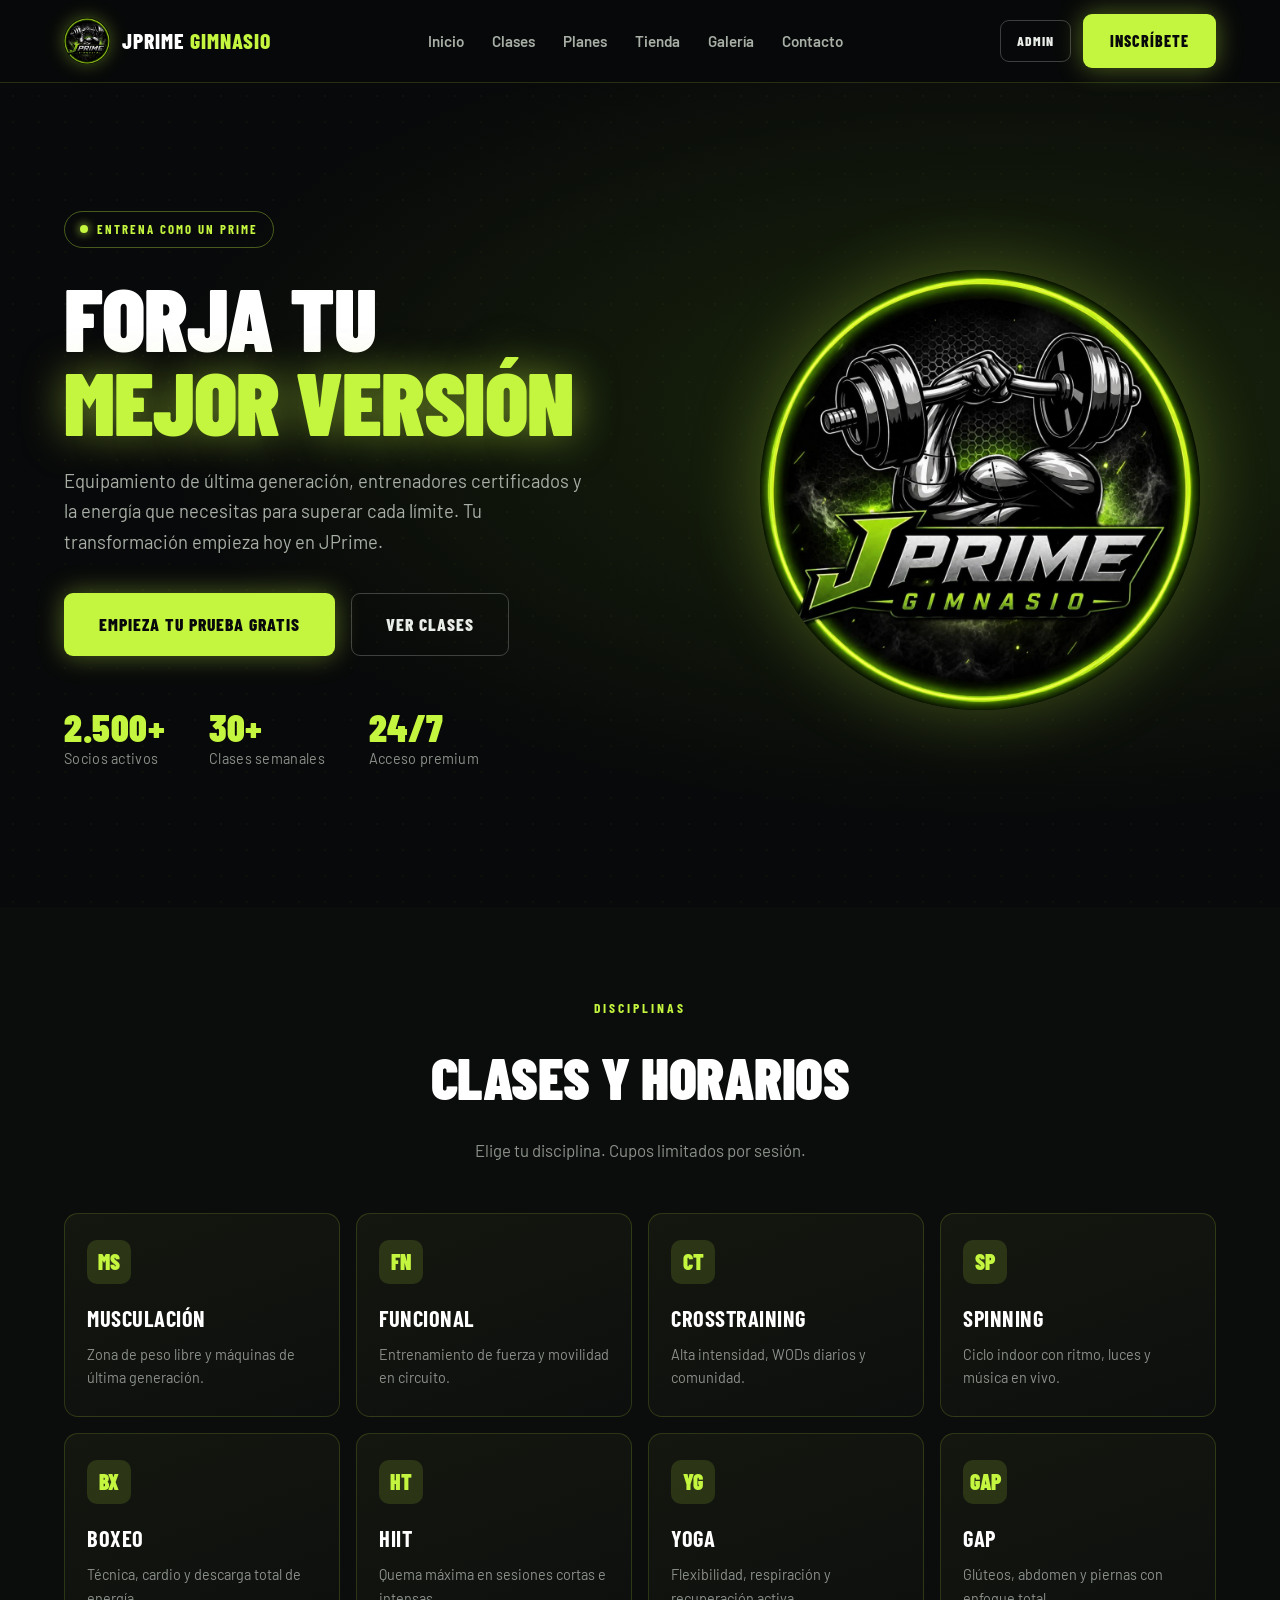
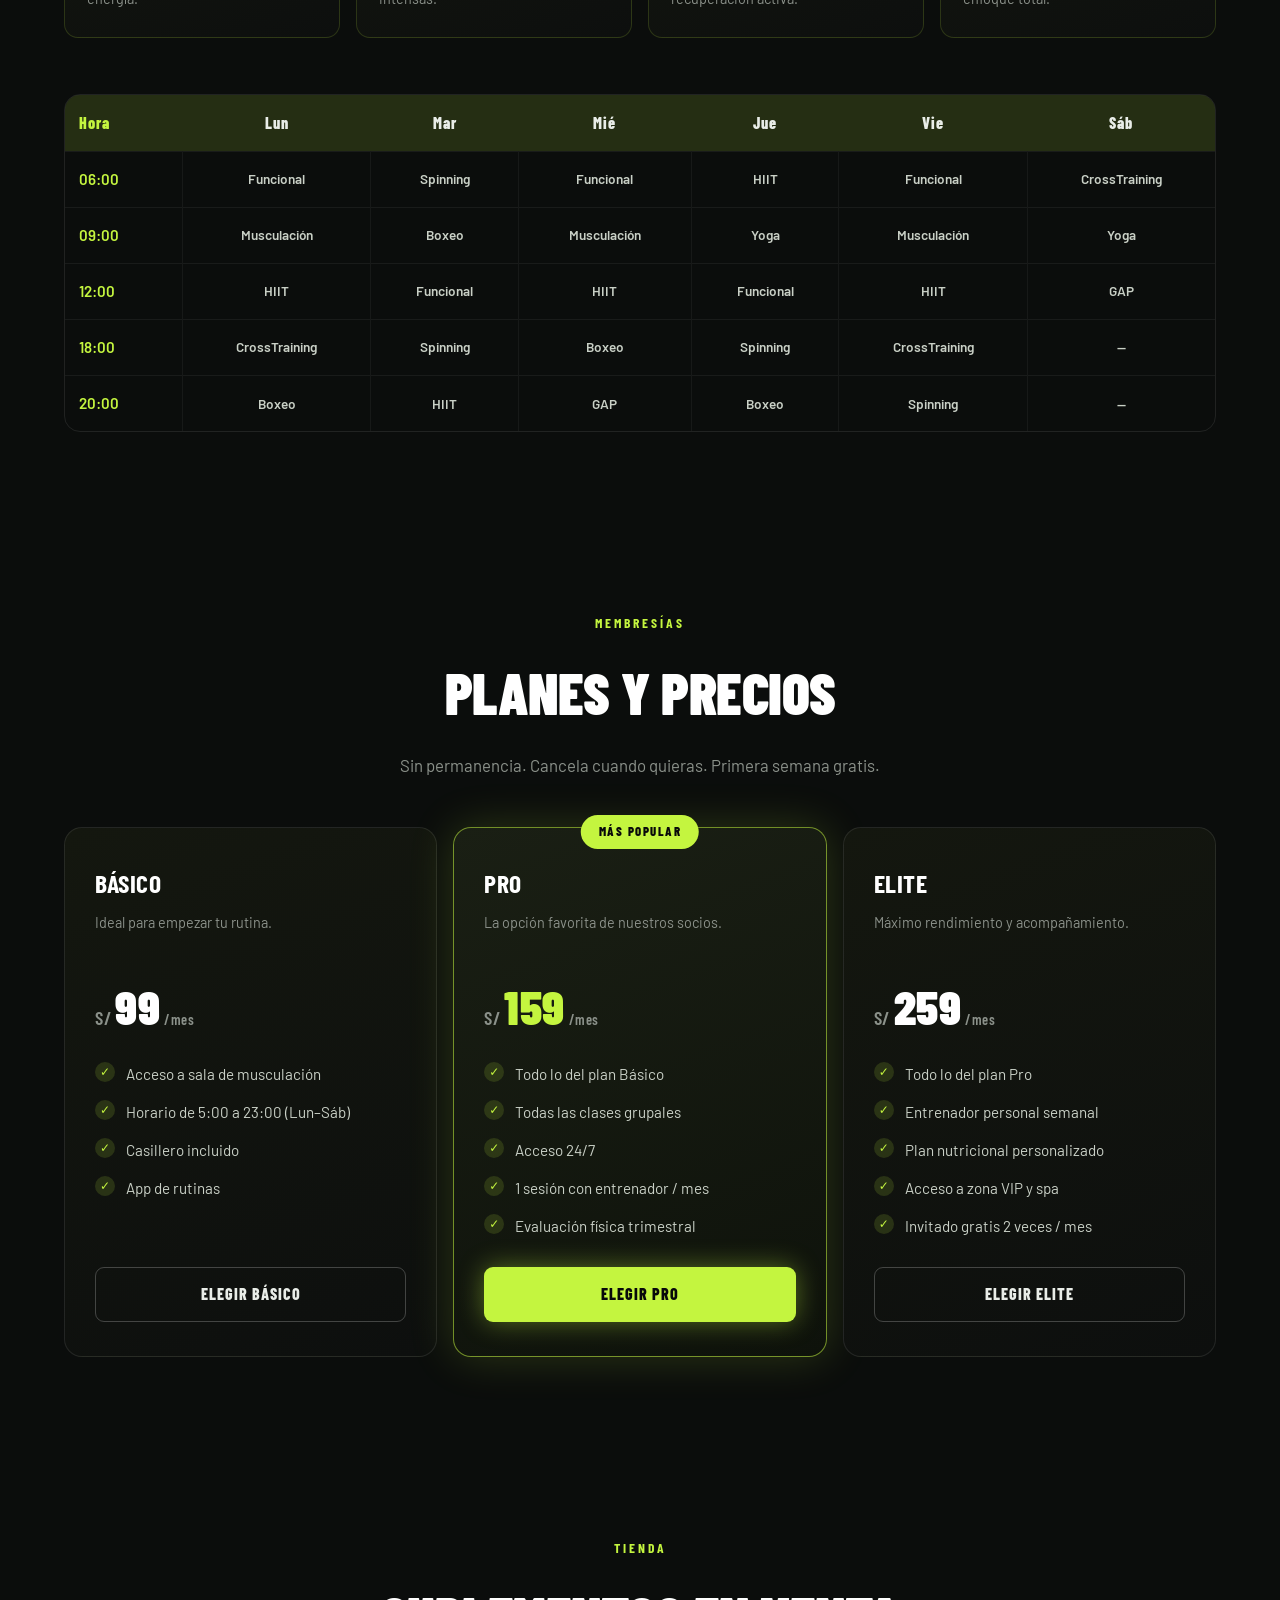
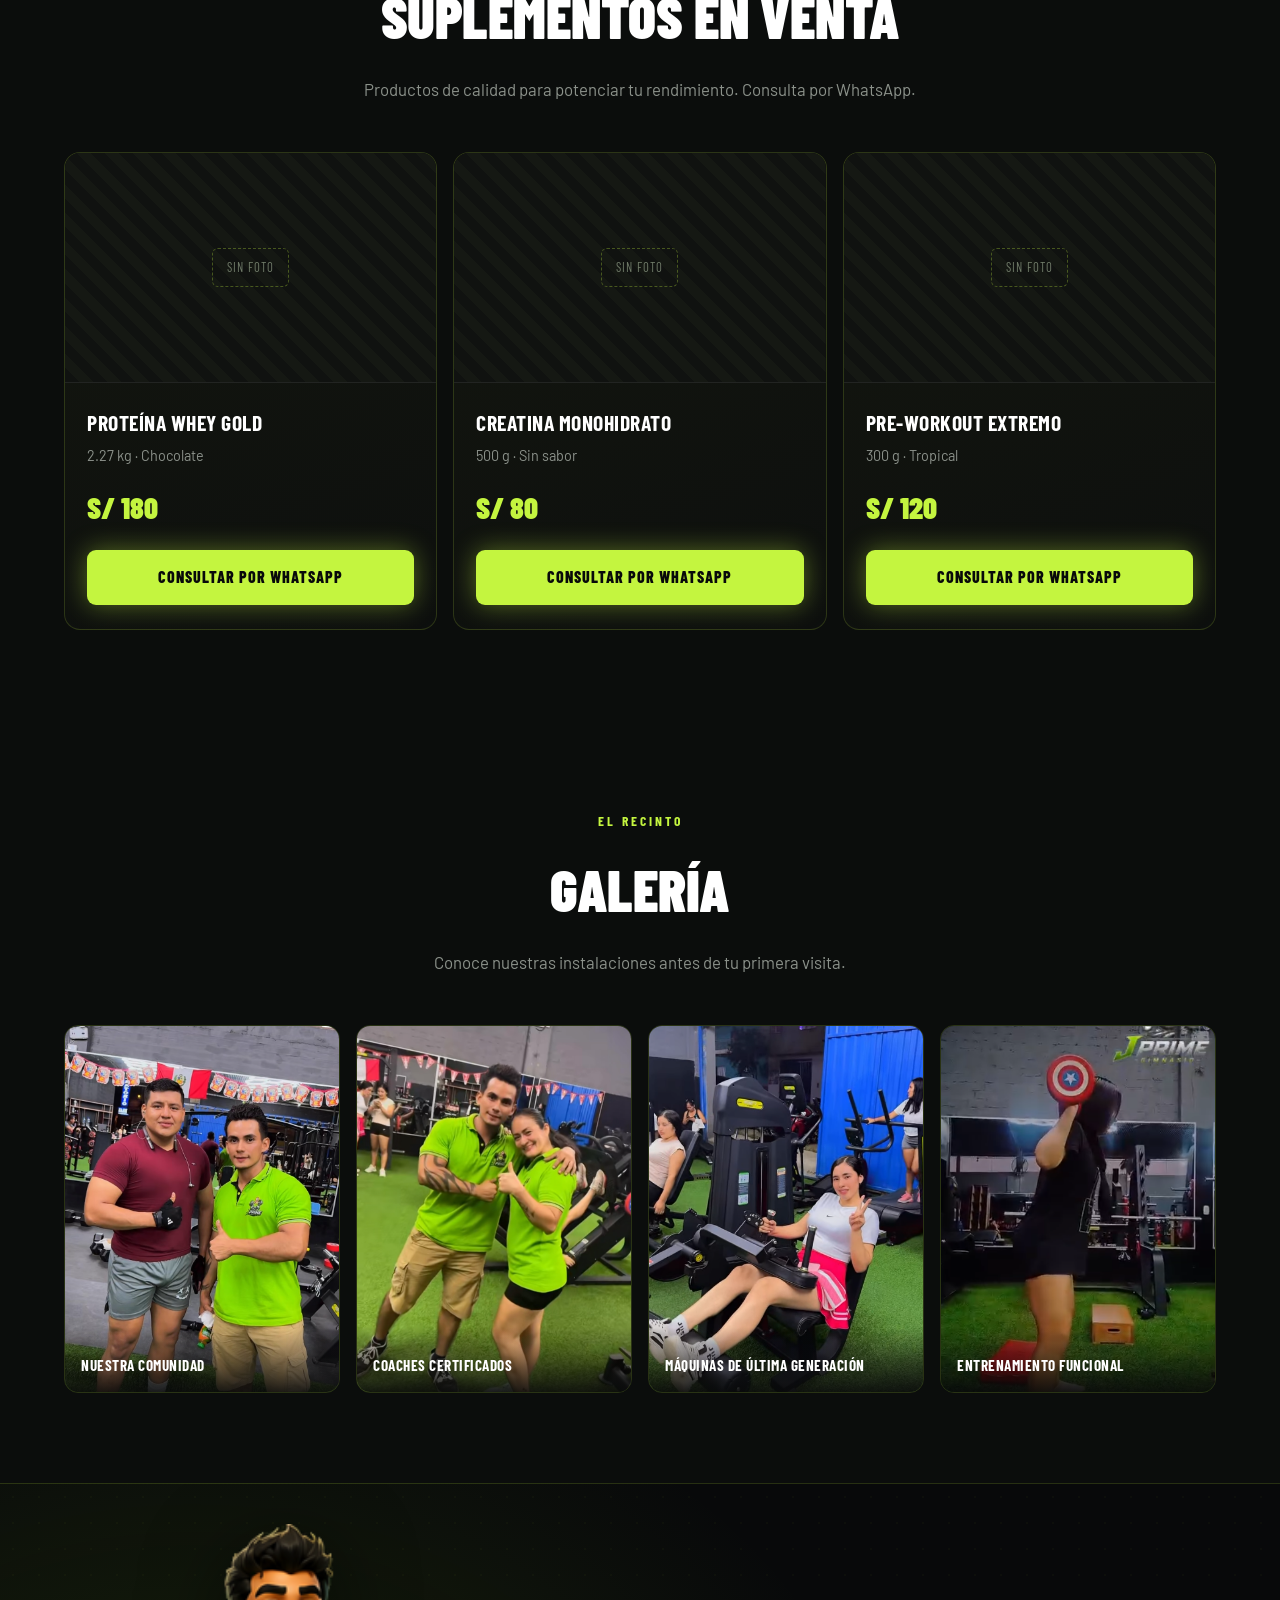
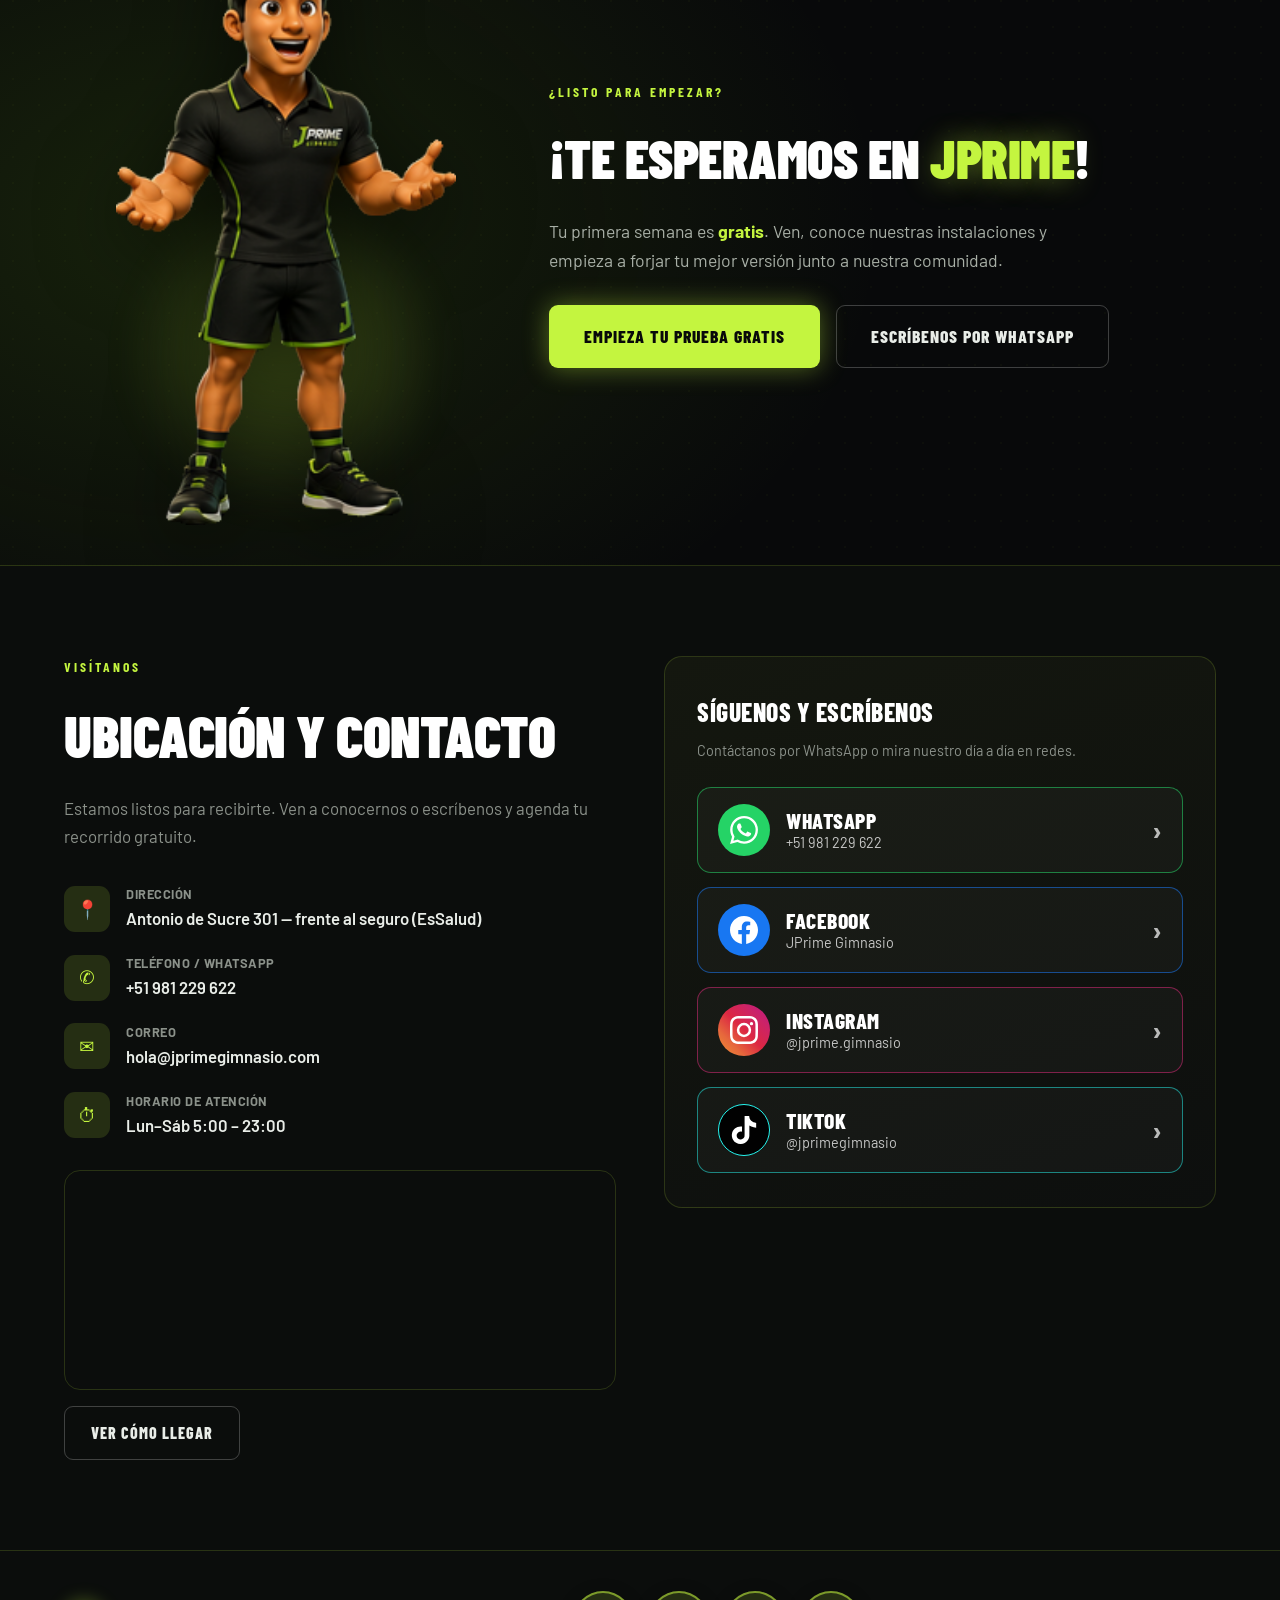
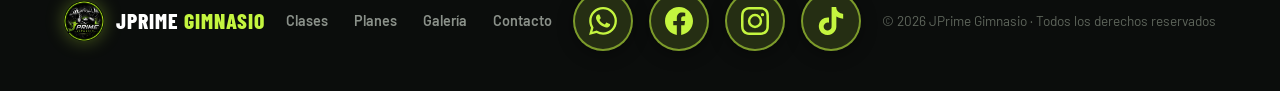
<file: index.html>
<!DOCTYPE html>
<html lang="es">
<head>
  <meta charset="UTF-8" />
  <meta name="viewport" content="width=device-width, initial-scale=1.0" />
  <meta name="description" content="JPrime Gimnasio - Entrena como un Prime. Musculación, funcional, crosstraining y clases grupales con coaches certificados en Lima, Perú." />
  <title>JPrime Gimnasio | Forja tu mejor versión</title>
  <link rel="icon" type="image/png" href="assets/logo.png" />
  <link rel="preconnect" href="https://fonts.googleapis.com" />
  <link rel="preconnect" href="https://fonts.gstatic.com" crossorigin />
  <link href="https://fonts.googleapis.com/css2?family=Barlow:wght@400;500;600;700&family=Barlow+Condensed:wght@600;700;800;900&display=swap" rel="stylesheet" />
  <link rel="stylesheet" href="css/styles.css" />
  <link rel="stylesheet" href="css/animaciones.css" />
</head>
<body>
  <!-- Header -->
  <header class="header" id="header">
    <div class="container header__inner">
      <a href="#inicio" class="logo">
        <img class="logo__mark" src="assets/logo.png" alt="JPrime Gimnasio" width="46" height="46" />
        <span class="logo__text">JPRIME <span>GIMNASIO</span></span>
      </a>
      <nav class="nav" id="nav">
        <ul class="nav__list">
          <li><a href="#inicio" class="nav__link">Inicio</a></li>
          <li><a href="#clases" class="nav__link">Clases</a></li>
          <li><a href="#planes" class="nav__link">Planes</a></li>
          <li><a href="#suplementos" class="nav__link">Tienda</a></li>
          <li><a href="#galeria" class="nav__link">Galería</a></li>
          <li><a href="#contacto" class="nav__link">Contacto</a></li>
        </ul>
        <a href="admin.html" class="btn btn--ghost nav__cta">Admin</a>
        <a href="#planes" class="btn btn--primary nav__cta">Inscríbete</a>
      </nav>
      <div class="header__actions">
        <a href="admin.html" class="btn btn--ghost btn--sm header__admin">Admin</a>
        <a href="#planes" class="btn btn--primary header__cta">Inscríbete</a>
      </div>
      <button class="nav__toggle" id="navToggle" aria-label="Abrir menú">
        <span></span><span></span><span></span>
      </button>
    </div>
  </header>

  <!-- Hero -->
  <section class="hero" id="inicio">
    <div class="hero__dots"></div>
    <div class="container hero__grid">
      <div class="hero__content anim-float">
        <div class="hero__badge">
          <span class="hero__badge-dot anim-pulse"></span>
          <span>Entrena como un Prime</span>
        </div>
        <h1 class="hero__title">Forja tu<br /><span>mejor versión</span></h1>
        <p class="hero__text">Equipamiento de última generación, entrenadores certificados y la energía que necesitas para superar cada límite. Tu transformación empieza hoy en JPrime.</p>
        <div class="hero__actions">
          <a href="#planes" class="btn btn--primary btn--lg">Empieza tu prueba gratis</a>
          <a href="#clases" class="btn btn--ghost btn--lg">Ver clases</a>
        </div>
        <div class="hero__stats">
          <div class="stat"><span class="stat__num">2.500+</span><span class="stat__label">Socios activos</span></div>
          <div class="stat"><span class="stat__num">30+</span><span class="stat__label">Clases semanales</span></div>
          <div class="stat"><span class="stat__num">24/7</span><span class="stat__label">Acceso premium</span></div>
        </div>
      </div>
      <div class="hero__visual anim-float anim-float--delay">
        <div class="hero__glow anim-pulse anim-pulse--slow"></div>
        <img class="hero__emblem" src="assets/logo.png" alt="JPrime Gimnasio" />
      </div>
    </div>
  </section>

  <!-- Clases y horarios -->
  <section class="section" id="clases">
    <div class="container">
      <div class="section__head reveal">
        <p class="section__eyebrow">Disciplinas</p>
        <h2 class="section__title">Clases y horarios</h2>
        <p class="section__subtitle">Elige tu disciplina. Cupos limitados por sesión.</p>
      </div>

      <div class="grid grid--4 disciplines" id="disciplinesGrid"></div>

      <div class="table-wrap reveal" id="scheduleWrap"></div>
    </div>
  </section>

  <!-- Planes -->
  <section class="section section--dark" id="planes">
    <div class="container">
      <div class="section__head reveal">
        <p class="section__eyebrow">Membresías</p>
        <h2 class="section__title">Planes y precios</h2>
        <p class="section__subtitle">Sin permanencia. Cancela cuando quieras. Primera semana gratis.</p>
      </div>
      <div class="grid grid--3 plans" id="plansGrid"></div>
    </div>
  </section>

  <!-- Suplementos -->
  <section class="section section--dark" id="suplementos">
    <div class="container">
      <div class="section__head reveal">
        <p class="section__eyebrow">Tienda</p>
        <h2 class="section__title">Suplementos en venta</h2>
        <p class="section__subtitle">Productos de calidad para potenciar tu rendimiento. Consulta por WhatsApp.</p>
      </div>
      <div class="grid grid--3 supplements" id="supsGrid"></div>
    </div>
  </section>

  <!-- Galería -->
  <section class="section" id="galeria">
    <div class="container">
      <div class="section__head reveal">
        <p class="section__eyebrow">El recinto</p>
        <h2 class="section__title">Galería</h2>
        <p class="section__subtitle">Conoce nuestras instalaciones antes de tu primera visita.</p>
      </div>
      <div class="gallery reveal">
        <figure class="gallery__item" data-gal="0">
          <img src="assets/gym-1.png" alt="Instalaciones de JPrime Gimnasio" loading="lazy" />
          <figcaption>Nuestra comunidad</figcaption>
        </figure>
        <figure class="gallery__item" data-gal="1">
          <img src="assets/gym-2.png" alt="Instalaciones de JPrime Gimnasio" loading="lazy" />
          <figcaption>Coaches certificados</figcaption>
        </figure>
        <figure class="gallery__item" data-gal="2">
          <img src="assets/gym-3.png" alt="Instalaciones de JPrime Gimnasio" loading="lazy" />
          <figcaption>Máquinas de última generación</figcaption>
        </figure>
        <figure class="gallery__item" data-gal="3">
          <img src="assets/gym-4.png" alt="Instalaciones de JPrime Gimnasio" loading="lazy" />
          <figcaption>Entrenamiento funcional</figcaption>
        </figure>
      </div>
    </div>
  </section>

  <!-- CTA con mascota -->
  <section class="cta" id="unete">
    <div class="cta__dots"></div>
    <div class="container cta__inner">
      <div class="cta__figure reveal">
        <div class="cta__glow anim-pulse anim-pulse--slow"></div>
        <img class="cta__avatar" src="assets/avatar.png" alt="Mascota de JPrime Gimnasio dándote la bienvenida" />
      </div>
      <div class="cta__content reveal">
        <p class="section__eyebrow">¿Listo para empezar?</p>
        <h2 class="cta__title">¡Te esperamos en <span>JPrime</span>!</h2>
        <p class="cta__text">Tu primera semana es <strong>gratis</strong>. Ven, conoce nuestras instalaciones y empieza a forjar tu mejor versión junto a nuestra comunidad.</p>
        <div class="cta__actions">
          <a href="#planes" class="btn btn--primary btn--lg">Empieza tu prueba gratis</a>
          <a href="https://wa.me/51981229622" class="btn btn--ghost btn--lg" target="_blank" rel="noopener">Escríbenos por WhatsApp</a>
        </div>
      </div>
    </div>
  </section>

  <!-- Contacto -->
  <section class="section section--dark" id="contacto">
    <div class="container contact">
      <div class="contact__info reveal">
        <p class="section__eyebrow">Visítanos</p>
        <h2 class="section__title">Ubicación y contacto</h2>
        <p class="section__subtitle">Estamos listos para recibirte. Ven a conocernos o escríbenos y agenda tu recorrido gratuito.</p>
        <ul class="contact__list">
          <li>
            <span class="contact__icon">📍</span>
            <span><strong>Dirección</strong>Antonio de Sucre 301 — frente al seguro (EsSalud)</span>
          </li>
          <li>
            <span class="contact__icon">✆</span>
            <span><strong>Teléfono / WhatsApp</strong><a href="https://wa.me/51981229622" target="_blank" rel="noopener">+51 981 229 622</a></span>
          </li>
          <li>
            <span class="contact__icon">✉</span>
            <span><strong>Correo</strong>hola@jprimegimnasio.com</span>
          </li>
          <li>
            <span class="contact__icon">⏱</span>
            <span><strong>Horario de atención</strong><span data-horario>Lun–Sáb 5:00 – 23:00</span></span>
          </li>
        </ul>
        <div class="contact__map">
          <iframe
            title="Ubicación de JPrime Gimnasio — Antonio de Sucre 301, frente al seguro (EsSalud)"
            src="https://maps.google.com/maps?q=Hospital%20I%20EsSalud%20El%20Buen%20Samaritano%20Chachapoyas&z=18&output=embed"
            loading="lazy"
            referrerpolicy="no-referrer-when-downgrade"
            allowfullscreen></iframe>
        </div>
        <a class="btn btn--ghost contact__map-btn" href="https://maps.google.com/maps?q=Hospital%20I%20EsSalud%20El%20Buen%20Samaritano%20Chachapoyas" target="_blank" rel="noopener">Ver cómo llegar</a>
      </div>
      <div class="contact__redes reveal">
        <h3 class="contact__form-title">Síguenos y escríbenos</h3>
        <p class="contact__form-sub">Contáctanos por WhatsApp o mira nuestro día a día en redes.</p>
        <div class="redes">
          <a class="rede rede--wa" href="https://wa.me/51981229622" target="_blank" rel="noopener">
            <span class="rede__icon"><svg viewBox="0 0 24 24" aria-hidden="true"><path d="M17.472 14.382c-.297-.149-1.758-.867-2.03-.967-.273-.099-.471-.148-.67.15-.197.297-.767.966-.94 1.164-.173.199-.347.223-.644.075-.297-.15-1.255-.463-2.39-1.475-.883-.788-1.48-1.761-1.653-2.059-.173-.297-.018-.458.13-.606.134-.133.298-.347.446-.52.149-.174.198-.298.298-.497.099-.198.05-.371-.025-.52-.075-.149-.669-1.612-.916-2.207-.242-.579-.487-.5-.669-.51l-.57-.01c-.198 0-.52.074-.792.372-.272.297-1.04 1.016-1.04 2.479 0 1.462 1.065 2.875 1.213 3.074.149.198 2.096 3.2 5.077 4.487.709.306 1.262.489 1.694.625.712.227 1.36.195 1.871.118.571-.085 1.758-.719 2.006-1.413.248-.694.248-1.289.173-1.413-.074-.124-.272-.198-.57-.347m-5.421 7.403h-.004a9.87 9.87 0 0 1-5.031-1.378l-.361-.214-3.741.982.998-3.648-.235-.374a9.86 9.86 0 0 1-1.51-5.26c0-5.445 4.436-9.884 9.888-9.884 2.64 0 5.122 1.03 6.988 2.898a9.83 9.83 0 0 1 2.893 6.994c-.003 5.445-4.437 9.884-9.885 9.884m8.413-18.297A11.82 11.82 0 0 0 12.05 0C5.495 0 .16 5.335.157 11.892c0 2.096.547 4.142 1.588 5.945L.057 24l6.305-1.654a11.88 11.88 0 0 0 5.683 1.448h.005c6.554 0 11.89-5.335 11.893-11.893A11.82 11.82 0 0 0 20.464 3.488"/></svg></span>
            <span class="rede__body"><b>WhatsApp</b><small>+51 981 229 622</small></span>
            <span class="rede__go">›</span>
          </a>
          <a class="rede rede--fb" href="https://www.facebook.com/people/J-PRIME-Gimnasio/61560713537574/" target="_blank" rel="noopener">
            <span class="rede__icon"><svg viewBox="0 0 24 24" aria-hidden="true"><path d="M24 12.07C24 5.4 18.63 0 12 0S0 5.4 0 12.07c0 6.02 4.39 11.01 10.13 11.93v-8.44H7.08v-3.49h3.05V9.41c0-3.02 1.79-4.7 4.53-4.7 1.31 0 2.68.24 2.68.24v2.97h-1.51c-1.49 0-1.96.93-1.96 1.89v2.26h3.33l-.53 3.49h-2.8V24C19.61 23.08 24 18.09 24 12.07z"/></svg></span>
            <span class="rede__body"><b>Facebook</b><small>JPrime Gimnasio</small></span>
            <span class="rede__go">›</span>
          </a>
          <a class="rede rede--ig" href="https://www.instagram.com/jprime.gimnasio/" target="_blank" rel="noopener">
            <span class="rede__icon"><svg viewBox="0 0 24 24" aria-hidden="true"><path d="M12 2.16c3.2 0 3.58.01 4.85.07 1.17.05 1.8.25 2.23.41.56.22.96.48 1.38.9.42.42.68.82.9 1.38.16.42.36 1.06.41 2.23.06 1.27.07 1.65.07 4.85s-.01 3.58-.07 4.85c-.05 1.17-.25 1.8-.41 2.23-.22.56-.48.96-.9 1.38-.42.42-.82.68-1.38.9-.42.16-1.06.36-2.23.41-1.27.06-1.65.07-4.85.07s-3.58-.01-4.85-.07c-1.17-.05-1.8-.25-2.23-.41a3.7 3.7 0 0 1-1.38-.9 3.7 3.7 0 0 1-.9-1.38c-.16-.42-.36-1.06-.41-2.23-.06-1.27-.07-1.65-.07-4.85s.01-3.58.07-4.85c.05-1.17.25-1.8.41-2.23.22-.56.48-.96.9-1.38.42-.42.82-.68 1.38-.9.42-.16 1.06-.36 2.23-.41C8.42 2.17 8.8 2.16 12 2.16zM12 0C8.74 0 8.33.01 7.05.07 5.78.13 4.9.33 4.14.63c-.79.31-1.46.72-2.12 1.38C1.35 2.67.94 3.34.63 4.14.33 4.9.13 5.78.07 7.05.01 8.33 0 8.74 0 12s.01 3.67.07 4.95c.06 1.27.26 2.15.56 2.91.31.8.72 1.47 1.38 2.13.66.66 1.33 1.07 2.12 1.38.76.3 1.64.5 2.91.56C8.33 23.99 8.74 24 12 24s3.67-.01 4.95-.07c1.27-.06 2.15-.26 2.91-.56.8-.31 1.47-.72 2.13-1.38.66-.66 1.07-1.33 1.38-2.13.3-.76.5-1.64.56-2.91.06-1.28.07-1.69.07-4.95s-.01-3.67-.07-4.95c-.06-1.27-.26-2.15-.56-2.91a5.9 5.9 0 0 0-1.38-2.12A5.9 5.9 0 0 0 19.86.63c-.76-.3-1.64-.5-2.91-.56C15.67.01 15.26 0 12 0zm0 5.84a6.16 6.16 0 1 0 0 12.32 6.16 6.16 0 0 0 0-12.32zM12 16a4 4 0 1 1 0-8 4 4 0 0 1 0 8zm6.41-10.85a1.44 1.44 0 1 0 0 2.88 1.44 1.44 0 0 0 0-2.88z"/></svg></span>
            <span class="rede__body"><b>Instagram</b><small>@jprime.gimnasio</small></span>
            <span class="rede__go">›</span>
          </a>
          <a class="rede rede--tt" href="https://www.tiktok.com/@jprimegimnasio" target="_blank" rel="noopener">
            <span class="rede__icon"><svg viewBox="0 0 24 24" aria-hidden="true"><path d="M12.53.02C13.84 0 15.14.01 16.44 0c.08 1.53.63 3.09 1.75 4.17 1.12 1.11 2.7 1.62 4.24 1.79v4.03c-1.44-.05-2.89-.35-4.2-.97-.57-.26-1.1-.59-1.62-.93-.01 2.92.01 5.84-.02 8.75-.08 1.4-.54 2.79-1.35 3.94-1.31 1.92-3.58 3.17-5.91 3.21-1.43.08-2.86-.31-4.08-1.03-2.02-1.19-3.44-3.37-3.65-5.71-.02-.5-.03-1-.01-1.49.18-1.9 1.12-3.72 2.58-4.96 1.66-1.44 3.98-2.13 6.15-1.72.02 1.48-.04 2.96-.04 4.44-.99-.32-2.15-.23-3.02.37-.63.41-1.11 1.04-1.36 1.75-.21.51-.15 1.07-.14 1.61.24 1.64 1.82 3.02 3.5 2.87 1.12-.01 2.19-.66 2.77-1.61.19-.33.4-.67.41-1.06.1-1.79.06-3.57.07-5.36.01-4.03-.01-8.05.02-12.07z"/></svg></span>
            <span class="rede__body"><b>TikTok</b><small>@jprimegimnasio</small></span>
            <span class="rede__go">›</span>
          </a>
        </div>
      </div>
    </div>
  </section>

  <!-- Footer -->
  <footer class="footer">
    <div class="container footer__inner">
      <a href="#inicio" class="logo logo--sm">
        <img class="logo__mark" src="assets/logo.png" alt="JPrime Gimnasio" width="40" height="40" />
        <span class="logo__text">JPRIME <span>GIMNASIO</span></span>
      </a>
      <div class="footer__links">
        <a href="#clases">Clases</a>
        <a href="#planes">Planes</a>
        <a href="#galeria">Galería</a>
        <a href="#contacto">Contacto</a>
      </div>
      <div class="social">
        <a class="social__btn social__btn--wa" href="https://wa.me/51981229622" target="_blank" rel="noopener" aria-label="WhatsApp de JPrime Gimnasio">
          <svg viewBox="0 0 24 24" aria-hidden="true"><path d="M17.472 14.382c-.297-.149-1.758-.867-2.03-.967-.273-.099-.471-.148-.67.15-.197.297-.767.966-.94 1.164-.173.199-.347.223-.644.075-.297-.15-1.255-.463-2.39-1.475-.883-.788-1.48-1.761-1.653-2.059-.173-.297-.018-.458.13-.606.134-.133.298-.347.446-.52.149-.174.198-.298.298-.497.099-.198.05-.371-.025-.52-.075-.149-.669-1.612-.916-2.207-.242-.579-.487-.5-.669-.51l-.57-.01c-.198 0-.52.074-.792.372-.272.297-1.04 1.016-1.04 2.479 0 1.462 1.065 2.875 1.213 3.074.149.198 2.096 3.2 5.077 4.487.709.306 1.262.489 1.694.625.712.227 1.36.195 1.871.118.571-.085 1.758-.719 2.006-1.413.248-.694.248-1.289.173-1.413-.074-.124-.272-.198-.57-.347m-5.421 7.403h-.004a9.87 9.87 0 0 1-5.031-1.378l-.361-.214-3.741.982.998-3.648-.235-.374a9.86 9.86 0 0 1-1.51-5.26c0-5.445 4.436-9.884 9.888-9.884 2.64 0 5.122 1.03 6.988 2.898a9.83 9.83 0 0 1 2.893 6.994c-.003 5.445-4.437 9.884-9.885 9.884m8.413-18.297A11.82 11.82 0 0 0 12.05 0C5.495 0 .16 5.335.157 11.892c0 2.096.547 4.142 1.588 5.945L.057 24l6.305-1.654a11.88 11.88 0 0 0 5.683 1.448h.005c6.554 0 11.89-5.335 11.893-11.893A11.82 11.82 0 0 0 20.464 3.488"/></svg>
        </a>
        <a class="social__btn social__btn--fb" href="https://www.facebook.com/people/J-PRIME-Gimnasio/61560713537574/" target="_blank" rel="noopener" aria-label="Facebook de JPrime Gimnasio">
          <svg viewBox="0 0 24 24" aria-hidden="true"><path d="M24 12.07C24 5.4 18.63 0 12 0S0 5.4 0 12.07c0 6.02 4.39 11.01 10.13 11.93v-8.44H7.08v-3.49h3.05V9.41c0-3.02 1.79-4.7 4.53-4.7 1.31 0 2.68.24 2.68.24v2.97h-1.51c-1.49 0-1.96.93-1.96 1.89v2.26h3.33l-.53 3.49h-2.8V24C19.61 23.08 24 18.09 24 12.07z"/></svg>
        </a>
        <a class="social__btn social__btn--ig" href="https://www.instagram.com/jprime.gimnasio/" target="_blank" rel="noopener" aria-label="Instagram de JPrime Gimnasio">
          <svg viewBox="0 0 24 24" aria-hidden="true"><path d="M12 2.16c3.2 0 3.58.01 4.85.07 1.17.05 1.8.25 2.23.41.56.22.96.48 1.38.9.42.42.68.82.9 1.38.16.42.36 1.06.41 2.23.06 1.27.07 1.65.07 4.85s-.01 3.58-.07 4.85c-.05 1.17-.25 1.8-.41 2.23-.22.56-.48.96-.9 1.38-.42.42-.82.68-1.38.9-.42.16-1.06.36-2.23.41-1.27.06-1.65.07-4.85.07s-3.58-.01-4.85-.07c-1.17-.05-1.8-.25-2.23-.41a3.7 3.7 0 0 1-1.38-.9 3.7 3.7 0 0 1-.9-1.38c-.16-.42-.36-1.06-.41-2.23-.06-1.27-.07-1.65-.07-4.85s.01-3.58.07-4.85c.05-1.17.25-1.8.41-2.23.22-.56.48-.96.9-1.38.42-.42.82-.68 1.38-.9.42-.16 1.06-.36 2.23-.41C8.42 2.17 8.8 2.16 12 2.16zM12 0C8.74 0 8.33.01 7.05.07 5.78.13 4.9.33 4.14.63c-.79.31-1.46.72-2.12 1.38C1.35 2.67.94 3.34.63 4.14.33 4.9.13 5.78.07 7.05.01 8.33 0 8.74 0 12s.01 3.67.07 4.95c.06 1.27.26 2.15.56 2.91.31.8.72 1.47 1.38 2.13.66.66 1.33 1.07 2.12 1.38.76.3 1.64.5 2.91.56C8.33 23.99 8.74 24 12 24s3.67-.01 4.95-.07c1.27-.06 2.15-.26 2.91-.56.8-.31 1.47-.72 2.13-1.38.66-.66 1.07-1.33 1.38-2.13.3-.76.5-1.64.56-2.91.06-1.28.07-1.69.07-4.95s-.01-3.67-.07-4.95c-.06-1.27-.26-2.15-.56-2.91a5.9 5.9 0 0 0-1.38-2.12A5.9 5.9 0 0 0 19.86.63c-.76-.3-1.64-.5-2.91-.56C15.67.01 15.26 0 12 0zm0 5.84a6.16 6.16 0 1 0 0 12.32 6.16 6.16 0 0 0 0-12.32zM12 16a4 4 0 1 1 0-8 4 4 0 0 1 0 8zm6.41-10.85a1.44 1.44 0 1 0 0 2.88 1.44 1.44 0 0 0 0-2.88z"/></svg>
        </a>
        <a class="social__btn social__btn--tt" href="https://www.tiktok.com/@jprimegimnasio" target="_blank" rel="noopener" aria-label="TikTok de JPrime Gimnasio">
          <svg viewBox="0 0 24 24" aria-hidden="true"><path d="M12.53.02C13.84 0 15.14.01 16.44 0c.08 1.53.63 3.09 1.75 4.17 1.12 1.11 2.7 1.62 4.24 1.79v4.03c-1.44-.05-2.89-.35-4.2-.97-.57-.26-1.1-.59-1.62-.93-.01 2.92.01 5.84-.02 8.75-.08 1.4-.54 2.79-1.35 3.94-1.31 1.92-3.58 3.17-5.91 3.21-1.43.08-2.86-.31-4.08-1.03-2.02-1.19-3.44-3.37-3.65-5.71-.02-.5-.03-1-.01-1.49.18-1.9 1.12-3.72 2.58-4.96 1.66-1.44 3.98-2.13 6.15-1.72.02 1.48-.04 2.96-.04 4.44-.99-.32-2.15-.23-3.02.37-.63.41-1.11 1.04-1.36 1.75-.21.51-.15 1.07-.14 1.61.24 1.64 1.82 3.02 3.5 2.87 1.12-.01 2.19-.66 2.77-1.61.19-.33.4-.67.41-1.06.1-1.79.06-3.57.07-5.36.01-4.03-.01-8.05.02-12.07z"/></svg>
        </a>
      </div>
      <p class="footer__text">© <span id="year"></span> JPrime Gimnasio · Todos los derechos reservados</p>
    </div>
  </footer>

  <!-- Modal de suplemento -->
  <div class="modal" id="supModal" aria-hidden="true">
    <div class="modal__backdrop" data-close></div>
    <div class="modal__dialog" role="dialog" aria-modal="true" aria-labelledby="supModalName">
      <button class="modal__close" data-close aria-label="Cerrar">✕</button>
      <div class="modal__img" id="supModalImg"></div>
      <div class="modal__body">
        <p class="modal__eyebrow">Suplemento</p>
        <h3 class="modal__name" id="supModalName"></h3>
        <p class="modal__desc" id="supModalDesc"></p>
        <p class="modal__price" id="supModalPrice"></p>
        <a class="btn btn--primary modal__btn" id="supModalBtn" target="_blank" rel="noopener">Consultar por WhatsApp</a>
      </div>
    </div>
  </div>

  <script src="js/datos.js"></script>
  <script src="js/main.js"></script>
  <script src="js/render.js"></script>
  <script src="js/animaciones.js"></script>
</body>
</html>
</file>
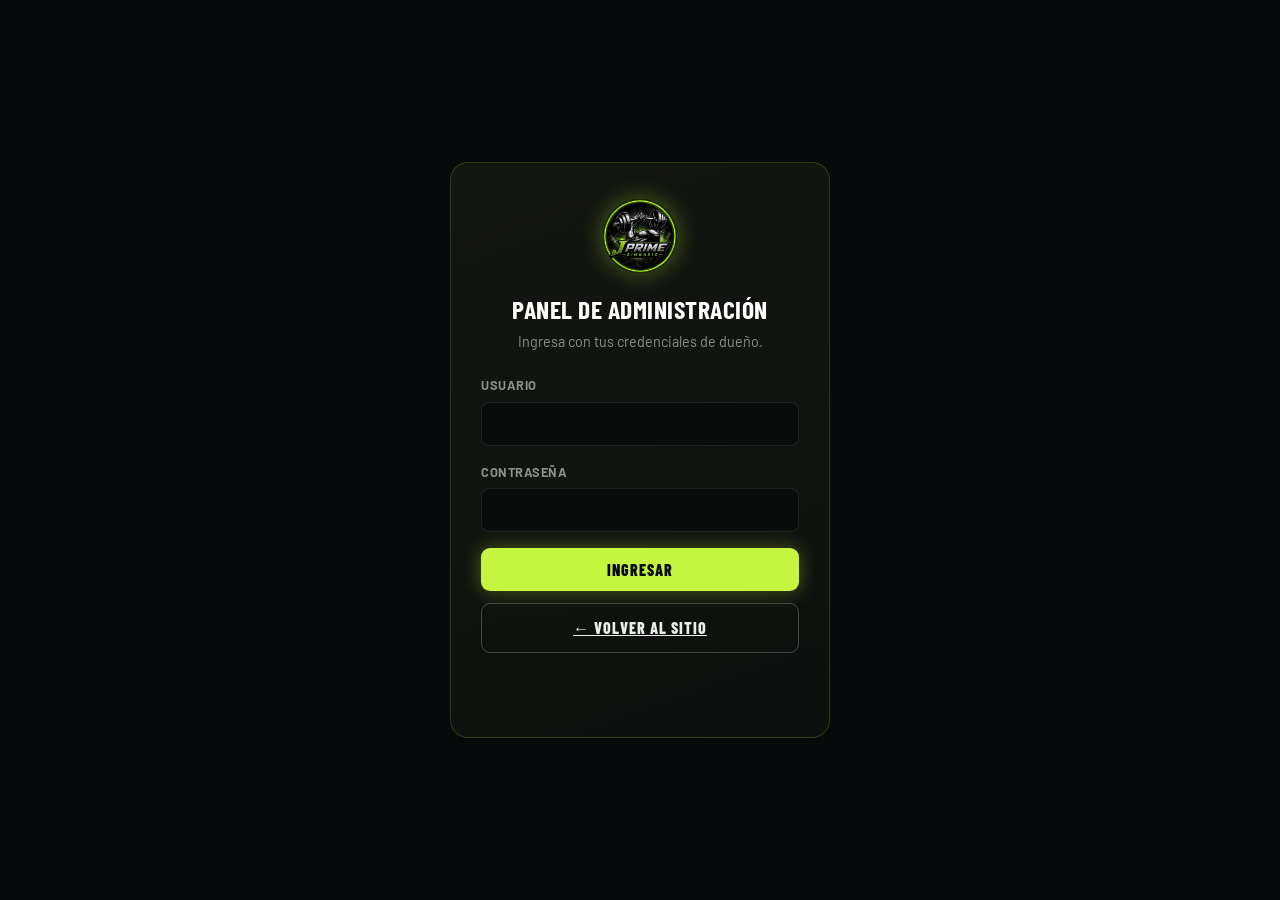
<file: admin.html>
<!DOCTYPE html>
<html lang="es">
<head>
  <meta charset="UTF-8" />
  <meta name="viewport" content="width=device-width, initial-scale=1.0" />
  <title>Panel de administración | JPrime Gimnasio</title>
  <link rel="icon" type="image/png" href="assets/logo.png" />
  <link rel="preconnect" href="https://fonts.googleapis.com" />
  <link rel="preconnect" href="https://fonts.gstatic.com" crossorigin />
  <link href="https://fonts.googleapis.com/css2?family=Barlow:wght@400;500;600;700&family=Barlow+Condensed:wght@600;700;800;900&display=swap" rel="stylesheet" />
  <style>
    :root {
      --bg: #08090a; --panel: #0f1210; --card: #14170f; --card-2: #0d0f0e;
      --text: #e9ede8; --muted: #8b918a; --accent: #c4f53f; --accent-soft: rgba(196,245,63,.14);
      --border: rgba(255,255,255,.09); --border-accent: rgba(196,245,63,.18); --danger: #ff5252;
    }
    * { box-sizing: border-box; margin: 0; padding: 0; }
    body { font-family: 'Barlow', system-ui, sans-serif; background: var(--bg); color: var(--text); line-height: 1.6; }
    h1,h2,h3 { font-family: 'Barlow Condensed', sans-serif; text-transform: uppercase; letter-spacing: .5px; }
    a { color: var(--accent); }
    img { display: block; max-width: 100%; }

    .btn { display: inline-flex; align-items: center; justify-content: center; gap: 8px;
      padding: 11px 20px; border-radius: 9px; font-family: 'Barlow Condensed', sans-serif;
      font-weight: 800; font-size: 1rem; letter-spacing: 1px; text-transform: uppercase;
      cursor: pointer; border: 1px solid transparent; transition: transform .15s, box-shadow .15s, background .15s, border-color .15s; }
    .btn--primary { background: var(--accent); color: var(--bg); box-shadow: 0 0 20px rgba(196,245,63,.35); }
    .btn--primary:hover { transform: translateY(-2px); box-shadow: 0 8px 22px rgba(196,245,63,.4); }
    .btn--ghost { background: transparent; color: var(--text); border-color: rgba(255,255,255,.22); }
    .btn--ghost:hover { border-color: var(--accent); color: var(--accent); }
    .btn--danger { background: transparent; color: var(--danger); border-color: rgba(255,82,82,.5); }
    .btn--danger:hover { background: var(--danger); color: #fff; }
    .btn--sm { padding: 7px 14px; font-size: .85rem; }

    input, textarea { width: 100%; padding: 12px 14px; background: #0a0c0b; color: var(--text);
      border: 1px solid var(--border); border-radius: 8px; font-family: inherit; font-size: .95rem; }
    input:focus, textarea:focus { outline: none; border-color: var(--accent); }
    label { display: block; font-size: .8rem; color: var(--muted); text-transform: uppercase;
      letter-spacing: .5px; font-weight: 700; margin-bottom: 6px; }
    .field { margin-bottom: 16px; }

    /* Login */
    .login { min-height: 100vh; display: flex; align-items: center; justify-content: center; padding: 24px; }
    .login__card { width: 100%; max-width: 380px; background: linear-gradient(160deg, var(--card), var(--card-2));
      border: 1px solid var(--border-accent); border-radius: 18px; padding: 36px 30px; text-align: center; }
    .login__logo { width: 74px; height: 74px; border-radius: 50%; margin: 0 auto 16px; box-shadow: 0 0 22px rgba(196,245,63,.35); }
    .login__card h1 { font-size: 1.6rem; color: #fff; }
    .login__card p { color: var(--muted); font-size: .9rem; margin-bottom: 22px; }
    .login__card .field { text-align: left; }
    .login__error { color: var(--danger); font-size: .88rem; min-height: 20px; margin-top: 6px; }

    /* App */
    .app { display: none; min-height: 100vh; }
    .app.active { display: block; }
    .topbar { display: flex; align-items: center; justify-content: space-between; gap: 16px;
      padding: 14px 22px; background: rgba(8,9,10,.9); border-bottom: 1px solid var(--border-accent);
      position: sticky; top: 0; z-index: 20; backdrop-filter: blur(8px); }
    .topbar__brand { display: flex; align-items: center; gap: 12px; }
    .topbar__brand img { width: 40px; height: 40px; border-radius: 50%; }
    .topbar__brand span { font-family: 'Barlow Condensed', sans-serif; font-weight: 800; font-size: 1.15rem; color: #fff; letter-spacing: 1px; }
    .topbar__brand b { color: var(--accent); }

    .wrap { max-width: 960px; margin: 0 auto; padding: 24px 22px 60px; }
    .tabs { display: flex; flex-wrap: wrap; gap: 8px; margin-bottom: 26px; }
    .tab { padding: 10px 18px; border-radius: 100px; background: var(--panel); border: 1px solid var(--border);
      font-family: 'Barlow Condensed', sans-serif; font-weight: 700; letter-spacing: .5px; text-transform: uppercase;
      color: var(--muted); cursor: pointer; transition: .15s; }
    .tab.active { background: var(--accent); color: var(--bg); border-color: var(--accent); }

    .panel { display: none; }
    .panel.active { display: block; }
    .panel__head { margin-bottom: 18px; }
    .panel__head h2 { font-size: 1.7rem; color: #fff; }
    .panel__head p { color: var(--muted); font-size: .92rem; }

    .card { background: linear-gradient(160deg, var(--card), var(--card-2)); border: 1px solid var(--border);
      border-radius: 14px; padding: 20px; margin-bottom: 16px; }
    .row { display: grid; grid-template-columns: 1fr 1fr; gap: 14px; }
    .grid-thumbs { display: grid; grid-template-columns: repeat(auto-fill, minmax(180px, 1fr)); gap: 16px; }
    .thumb { border: 1px solid var(--border); border-radius: 12px; overflow: hidden; background: #101210; }
    .thumb__img { width: 100%; height: 150px; object-fit: cover; background: #101210; }
    .thumb__body { padding: 12px; }

    .toolbar { display: flex; gap: 10px; flex-wrap: wrap; margin-top: 10px; }
    .note { background: var(--accent-soft); border: 1px solid var(--border-accent); border-radius: 10px;
      padding: 12px 14px; font-size: .85rem; color: #c9d0c6; margin-bottom: 20px; }
    .toast { position: fixed; bottom: 20px; left: 50%; transform: translateX(-50%) translateY(20px);
      background: var(--accent); color: var(--bg); font-weight: 700; padding: 12px 22px; border-radius: 100px;
      opacity: 0; transition: .3s; z-index: 50; pointer-events: none; }
    .toast.show { opacity: 1; transform: translateX(-50%) translateY(0); }
    .file-btn { position: relative; overflow: hidden; }
    .file-btn input[type=file] { position: absolute; inset: 0; opacity: 0; cursor: pointer; }
    .muted-sm { color: var(--muted); font-size: .8rem; }
    @media (max-width: 560px) { .row { grid-template-columns: 1fr; } }
  </style>
</head>
<body>
  <!-- Login -->
  <div class="login" id="loginView">
    <form class="login__card" id="loginForm">
      <img class="login__logo" src="assets/logo.png" alt="JPrime Gimnasio" />
      <h1>Panel de administración</h1>
      <p>Ingresa con tus credenciales de dueño.</p>
      <div class="field">
        <label for="usuario">Usuario</label>
        <input type="text" id="usuario" autocomplete="username" required />
      </div>
      <div class="field">
        <label for="clave">Contraseña</label>
        <input type="password" id="clave" autocomplete="current-password" required />
      </div>
      <button type="submit" class="btn btn--primary" style="width:100%">Ingresar</button>
      <a href="index.html" class="btn btn--ghost" style="width:100%; margin-top:12px">← Volver al sitio</a>
      <p class="login__error" id="loginError"></p>
    </form>
  </div>

  <!-- App -->
  <div class="app" id="appView">
    <div class="topbar">
      <a class="topbar__brand" href="index.html">
        <img src="assets/logo.png" alt="JPrime" />
        <span>JPRIME <b>ADMIN</b></span>
      </a>
      <div style="display:flex; gap:10px;">
        <a class="btn btn--ghost btn--sm" href="index.html" target="_blank">Ver sitio</a>
        <button class="btn btn--danger btn--sm" id="logoutBtn">Cerrar sesión</button>
      </div>
    </div>

    <div class="wrap">
      <div class="note">
        Los cambios se guardan en <strong>este navegador</strong> (localStorage). Se reflejan al instante en el sitio
        abierto en <em>esta misma PC/navegador</em>. Para que los vean todos los visitantes se necesita un servidor/backend
        (ver README).
      </div>

      <div class="tabs">
        <button class="tab active" data-tab="horario">Horarios</button>
        <button class="tab" data-tab="clases">Clases</button>
        <button class="tab" data-tab="horarioClases">Horario clases</button>
        <button class="tab" data-tab="galeria">Galería</button>
        <button class="tab" data-tab="planes">Planes</button>
        <button class="tab" data-tab="suplementos">Suplementos</button>
      </div>

      <!-- Horario -->
      <section class="panel active" data-panel="horario">
        <div class="panel__head"><h2>Horario de atención</h2><p>Horario general del gimnasio (Lunes a Sábado).</p></div>
        <div class="card">
          <div class="row">
            <div class="field"><label for="apertura">Hora de apertura</label><input type="text" id="apertura" placeholder="5:00" /></div>
            <div class="field"><label for="cierre">Hora de cierre</label><input type="text" id="cierre" placeholder="23:00" /></div>
          </div>
          <p class="muted-sm">Vista previa: <span id="horarioPreview" style="color:var(--accent)"></span></p>
          <div class="toolbar">
            <button class="btn btn--primary" id="saveHorario">Guardar horario</button>
            <button class="btn btn--ghost btn--sm" data-reset="horario">Restaurar por defecto</button>
          </div>
        </div>
      </section>

      <!-- Clases (disciplinas) -->
      <section class="panel" data-panel="clases">
        <div class="panel__head"><h2>Clases / disciplinas</h2><p>Edita las tarjetas de disciplinas (icono, nombre y descripción).</p></div>
        <div id="discList"></div>
        <div class="toolbar">
          <button class="btn btn--ghost btn--sm" id="addDisc">+ Agregar clase</button>
          <button class="btn btn--primary" id="saveDisc">Guardar clases</button>
          <button class="btn btn--ghost btn--sm" data-reset="disciplinas">Restaurar por defecto</button>
        </div>
      </section>

      <!-- Horario de clases (tabla) -->
      <section class="panel" data-panel="horarioClases">
        <div class="panel__head"><h2>Horario de clases</h2><p>Edita la tabla de clases por día y hora. Deja "—" en las horas sin clase.</p></div>
        <div class="card" style="overflow-x:auto"><div id="schedEditor"></div></div>
        <div class="toolbar">
          <button class="btn btn--ghost btn--sm" id="addRow">+ Agregar horario (fila)</button>
          <button class="btn btn--primary" id="saveSched">Guardar horario de clases</button>
          <button class="btn btn--ghost btn--sm" data-reset="horarioClases">Restaurar por defecto</button>
        </div>
      </section>

      <!-- Galería -->
      <section class="panel" data-panel="galeria">
        <div class="panel__head"><h2>Galería de fotos</h2><p>Reemplaza las fotos y sus descripciones.</p></div>
        <div class="grid-thumbs" id="galList"></div>
        <div class="toolbar">
          <button class="btn btn--primary" id="saveGaleria">Guardar galería</button>
          <button class="btn btn--ghost btn--sm" data-reset="galeria">Restaurar originales</button>
        </div>
      </section>

      <!-- Planes -->
      <section class="panel" data-panel="planes">
        <div class="panel__head"><h2>Planes y precios</h2><p>Edita nombre, precio, descripción y beneficios de cada plan.</p></div>
        <div id="planList"></div>
        <div class="toolbar">
          <button class="btn btn--primary" id="savePlanes">Guardar planes</button>
          <button class="btn btn--ghost btn--sm" data-reset="planes">Restaurar por defecto</button>
        </div>
      </section>

      <!-- Suplementos -->
      <section class="panel" data-panel="suplementos">
        <div class="panel__head"><h2>Suplementos en venta</h2><p>Agrega productos, sus fotos, precios y el mensaje de WhatsApp.</p></div>
        <div id="supList"></div>
        <div class="toolbar">
          <button class="btn btn--ghost btn--sm" id="addSup">+ Agregar suplemento</button>
          <button class="btn btn--primary" id="saveSups">Guardar suplementos</button>
          <button class="btn btn--ghost btn--sm" data-reset="suplementos">Restaurar por defecto</button>
        </div>
      </section>
    </div>
  </div>

  <div class="toast" id="toast"></div>

  <script src="js/datos.js"></script>
  <script src="js/admin.js"></script>
</body>
</html>
</file>
<file: css/styles.css>
/* ===== JPrime Gimnasio - Estilos ===== */
:root {
  --bg: #08090a;
  --bg-alt: #0b0d0c;
  --card-1: #14170f;
  --card-2: #0d0f0e;
  --card-featured-1: #1a1f14;
  --card-featured-2: #0e120b;
  --text: #e9ede8;
  --muted: #a8afa6;
  --muted-2: #8b918a;
  --accent: #c4f53f;
  --accent-soft: rgba(196, 245, 63, 0.14);
  --border: rgba(255, 255, 255, 0.09);
  --border-accent: rgba(196, 245, 63, 0.16);
  --radius: 16px;
  --maxw: 1200px;
  --shadow-accent: 0 0 45px rgba(196, 245, 63, 0.18);
}

* { margin: 0; padding: 0; box-sizing: border-box; }
html { scroll-behavior: smooth; overflow-x: hidden; }
body {
  font-family: 'Barlow', system-ui, sans-serif;
  background: var(--bg);
  color: var(--text);
  line-height: 1.65;
  -webkit-font-smoothing: antialiased;
  overflow-x: hidden;
}
img { max-width: 100%; display: block; }
a { color: inherit; text-decoration: none; }
ul { list-style: none; }

.container { width: 90%; max-width: var(--maxw); margin: 0 auto; }

h1, h2, h3, .logo__text, .stat__num, .plan__name, .plan__price, .discipline__title {
  font-family: 'Barlow Condensed', sans-serif;
  letter-spacing: 0.5px;
  text-transform: uppercase;
}

/* ===== Botones ===== */
.btn {
  display: inline-flex; align-items: center; justify-content: center;
  padding: 13px 26px; border-radius: 9px; font-weight: 800;
  font-family: 'Barlow Condensed', sans-serif; font-size: 1rem; letter-spacing: 1px;
  text-transform: uppercase; cursor: pointer;
  border: 1px solid transparent;
}
.btn--lg { padding: 16px 34px; font-size: 1.1rem; }
.btn--sm { padding: 9px 16px; font-size: .85rem; }
.btn--primary { background: var(--accent); color: var(--bg); box-shadow: 0 0 26px rgba(196, 245, 63, 0.4); }
.btn--ghost { border-color: rgba(255, 255, 255, 0.22); color: var(--text); background: transparent; }

/* ===== Header ===== */
.header {
  position: sticky; top: 0; left: 0; width: 100%; z-index: 100;
  display: flex; align-items: center;
  padding: 14px 0;
  background: rgba(8, 9, 10, 0.82); backdrop-filter: blur(12px);
  border-bottom: 1px solid var(--border-accent);
}
.header__inner { display: flex; align-items: center; justify-content: space-between; gap: 20px; }
.header__actions { display: flex; align-items: center; gap: 12px; }
.logo { display: flex; align-items: center; gap: 12px; }
.logo__mark { width: 46px; height: 46px; border-radius: 50%; box-shadow: 0 0 18px rgba(196, 245, 63, 0.35); }
.logo--sm .logo__mark { width: 40px; height: 40px; }
.logo__text { font-size: 1.35rem; font-weight: 800; color: #fff; letter-spacing: 1px; }
.logo__text span { color: var(--accent); }
.nav { display: flex; align-items: center; gap: 30px; }
.nav__list { display: flex; gap: 28px; }
.nav__link { color: var(--muted); font-weight: 600; font-size: 0.95rem; position: relative; transition: color .2s; }
.nav__link::after { content: ''; position: absolute; left: 0; bottom: -6px; width: 0; height: 2px; background: var(--accent); transition: width .25s; }
.nav__link:hover { color: var(--text); }
.nav__link:hover::after { width: 100%; }
.nav__cta { display: none; }
.nav__toggle { display: none; flex-direction: column; gap: 5px; background: none; border: 0; cursor: pointer; }
.nav__toggle span { width: 26px; height: 3px; background: var(--text); border-radius: 2px; transition: .3s; }

/* ===== Hero ===== */
.hero {
  position: relative; min-height: calc(100vh - 76px); display: flex; align-items: center;
  padding: 60px 0 70px;
  background: radial-gradient(120% 90% at 78% 40%, rgba(120, 190, 20, 0.16) 0%, transparent 55%), var(--bg);
  overflow: hidden;
}
.hero__dots {
  position: absolute; inset: 0; pointer-events: none; opacity: .6;
  background-image: radial-gradient(rgba(196, 245, 63, 0.05) 1px, transparent 1px);
  background-size: 26px 26px;
}
.hero__grid { position: relative; z-index: 2; display: grid; grid-template-columns: 1.15fr 0.85fr; align-items: center; gap: 40px; }
.hero__content { max-width: 640px; }
.hero__badge {
  display: inline-flex; align-items: center; gap: 9px; padding: 7px 15px;
  border: 1px solid rgba(196, 245, 63, 0.35); border-radius: 100px; margin-bottom: 26px;
}
.hero__badge span:last-child {
  font-family: 'Barlow Condensed', sans-serif; font-weight: 700; letter-spacing: 2px;
  font-size: 0.8rem; color: var(--accent); text-transform: uppercase;
}
.hero__badge-dot { width: 8px; height: 8px; border-radius: 50%; background: var(--accent); box-shadow: 0 0 10px var(--accent); }
.hero__title { font-size: clamp(2.8rem, 7vw, 5.75rem); font-weight: 900; line-height: .94; letter-spacing: -1px; color: #fff; }
.hero__title span { color: var(--accent); text-shadow: 0 0 40px rgba(196, 245, 63, 0.5); }
.hero__text { margin-top: 24px; color: var(--muted); font-size: 1.15rem; max-width: 520px; }
.hero__actions { display: flex; gap: 16px; flex-wrap: wrap; margin-top: 36px; }
.hero__stats { display: flex; gap: 44px; flex-wrap: wrap; margin-top: 52px; }
.stat { display: flex; flex-direction: column; }
.stat__num { font-size: 2.4rem; font-weight: 900; color: var(--accent); line-height: 1; }
.stat__label { color: var(--muted-2); font-size: .9rem; letter-spacing: .3px; }
.hero__visual { position: relative; display: flex; justify-content: center; }
.hero__glow {
  position: absolute; width: 420px; height: 420px; border-radius: 50%;
  background: radial-gradient(circle, rgba(196, 245, 63, 0.28), transparent 68%); filter: blur(20px);
}
.hero__emblem { position: relative; width: min(440px, 42vw); height: auto; border-radius: 50%; box-shadow: 0 0 70px rgba(196, 245, 63, 0.28); }

/* ===== Secciones ===== */
.section { padding: 90px 0; }
.section--dark { background: var(--bg-alt); }
#clases, #galeria { background: var(--bg-alt); }
.section__head { text-align: center; max-width: 640px; margin: 0 auto 48px; }
.section__eyebrow { color: var(--accent); font-family: 'Barlow Condensed', sans-serif; font-weight: 700; letter-spacing: 3px; text-transform: uppercase; font-size: .85rem; margin-bottom: 10px; }
.section__title { font-size: clamp(2rem, 5vw, 3.6rem); font-weight: 900; letter-spacing: -0.5px; color: #fff; margin-bottom: 12px; }
.section__subtitle { color: var(--muted-2); font-size: 1.05rem; }

.grid { display: grid; gap: 16px; }
.grid--3 { grid-template-columns: repeat(3, 1fr); }
.grid--4 { grid-template-columns: repeat(4, 1fr); }

/* ===== Disciplinas ===== */
.disciplines { margin-bottom: 56px; }
.discipline {
  padding: 26px 22px; border-radius: 14px;
  background: linear-gradient(160deg, var(--card-1), var(--card-2));
  border: 1px solid var(--border-accent);
}
.discipline__icon {
  width: 44px; height: 44px; border-radius: 10px; background: var(--accent-soft);
  display: flex; align-items: center; justify-content: center;
  font-family: 'Barlow Condensed', sans-serif; font-weight: 900; font-size: 1.35rem; color: var(--accent);
}
.discipline__title { font-size: 1.4rem; color: #fff; margin-top: 16px; }
.discipline__text { color: var(--muted-2); font-size: .9rem; margin-top: 6px; }

/* ===== Horarios ===== */
.table-wrap { border-radius: var(--radius); border: 1px solid var(--border); overflow-x: auto; }
.schedule { width: 100%; border-collapse: collapse; min-width: 720px; }
.schedule th, .schedule td { padding: 15px 14px; text-align: center; }
.schedule thead th { background: var(--accent-soft); font-family: 'Barlow Condensed', sans-serif; font-weight: 800; letter-spacing: 1px; color: var(--text); }
.schedule thead th:first-child { color: var(--accent); text-align: left; }
.schedule tbody tr { border-top: 1px solid rgba(255, 255, 255, .06); }
.schedule tbody td { color: #c9d0c6; font-size: .85rem; font-weight: 600; border-left: 1px solid rgba(255, 255, 255, .05); }
.schedule tbody td:first-child { color: var(--accent); font-size: .95rem; text-align: left; border-left: none; }

/* ===== Planes ===== */
.plans { align-items: stretch; }
.plan {
  display: flex; flex-direction: column; position: relative;
  padding: 34px 30px; border-radius: 18px;
  background: linear-gradient(160deg, var(--card-1), var(--card-2));
  border: 1px solid var(--border);
}
.plan--featured { border-color: rgba(196, 245, 63, .55); box-shadow: var(--shadow-accent); background: linear-gradient(160deg, var(--card-featured-1), var(--card-featured-2)); }
.plan__badge {
  position: absolute; top: -13px; left: 50%; transform: translateX(-50%);
  background: var(--accent); color: var(--bg); font-family: 'Barlow Condensed', sans-serif; font-weight: 800; font-size: .8rem;
  padding: 6px 18px; border-radius: 100px; text-transform: uppercase; letter-spacing: 1.5px;
}
.plan__name { font-size: 1.6rem; color: #fff; }
.plan__desc { color: var(--muted-2); font-size: .9rem; margin-top: 6px; min-height: 38px; }
.plan__price { display: flex; align-items: baseline; gap: 4px; font-size: 3rem; font-weight: 900; color: #fff; margin: 18px 0 8px; }
.plan--featured .plan__price { color: var(--accent); }
.plan__price span { font-size: 1.2rem; color: var(--muted-2); font-weight: 600; text-transform: none; order: -1; }
.plan__price small { font-size: .9rem; color: var(--muted-2); font-weight: 600; text-transform: none; }
.plan__features { display: flex; flex-direction: column; gap: 13px; margin: 8px 0 28px; }
.plan__features li { display: flex; align-items: center; gap: 11px; color: #c9d0c6; font-size: .95rem; padding-left: 31px; position: relative; }
.plan__features li::before {
  content: '✓'; position: absolute; left: 0; top: 0; width: 20px; height: 20px; border-radius: 50%;
  background: var(--accent-soft); color: var(--accent); font-size: .75rem; font-weight: 800;
  display: flex; align-items: center; justify-content: center;
}
.plan__btn { margin-top: auto; width: 100%; }

/* ===== Galería ===== */
.gallery { display: grid; grid-template-columns: repeat(4, 1fr); gap: 16px; }
.gallery__item {
  position: relative; margin: 0; border-radius: 14px; overflow: hidden;
  border: 1px solid var(--border-accent); aspect-ratio: 3 / 4;
}
.gallery__item img { width: 100%; height: 100%; object-fit: cover; }
.gallery__item figcaption {
  position: absolute; left: 0; right: 0; bottom: 0;
  padding: 26px 16px 14px; font-family: 'Barlow Condensed', sans-serif;
  font-weight: 700; font-size: .95rem; letter-spacing: .5px; color: #fff; text-transform: uppercase;
  background: linear-gradient(to top, rgba(8, 9, 10, 0.9), transparent);
}

/* ===== Suplementos ===== */
.supplement {
  display: flex; flex-direction: column; overflow: hidden;
  background: linear-gradient(160deg, var(--card-1), var(--card-2));
  border: 1px solid var(--border-accent); border-radius: 16px;
}
.supplement__img {
  height: 230px; background-size: contain; background-repeat: no-repeat; background-position: center;
  background-color: #0c0e0c; border-bottom: 1px solid var(--border);
  cursor: zoom-in; position: relative; transition: background-color .2s ease;
}
.supplement__img:not(.supplement__img--empty)::after {
  content: "🔍 Ver"; position: absolute; bottom: 10px; right: 10px;
  font-family: 'Barlow Condensed', sans-serif; font-weight: 700; font-size: .8rem; letter-spacing: .5px;
  color: var(--bg); background: var(--accent); padding: 4px 10px; border-radius: 100px;
  opacity: 0; transform: translateY(6px); transition: opacity .2s ease, transform .2s ease;
}
.supplement__img:not(.supplement__img--empty):hover { background-color: #121512; }
.supplement__img:not(.supplement__img--empty):hover::after { opacity: 1; transform: none; }
.supplement__img--empty {
  display: flex; align-items: center; justify-content: center;
  background-image: repeating-linear-gradient(45deg, #101210, #101210 10px, #151813 10px, #151813 20px);
}
.supplement__img--empty span {
  font-family: 'Barlow Condensed', sans-serif; font-size: .8rem; letter-spacing: 1px;
  color: #6f7a68; text-transform: uppercase; padding: 8px 14px;
  border: 1px dashed rgba(196, 245, 63, 0.3); border-radius: 6px;
}
.supplement__body { display: flex; flex-direction: column; flex: 1; padding: 22px 22px 24px; }
.supplement__name { font-size: 1.35rem; color: #fff; }
.supplement__desc { color: var(--muted-2); font-size: .9rem; margin-top: 4px; }
.supplement__price {
  font-family: 'Barlow Condensed', sans-serif; font-weight: 900; font-size: 1.9rem;
  color: var(--accent); margin: 14px 0 18px;
}
.supplement__btn { margin-top: auto; width: 100%; }

/* ===== Modal de suplemento ===== */
.modal {
  position: fixed; inset: 0; z-index: 200; display: none;
  align-items: center; justify-content: center; padding: 20px;
}
.modal.open { display: flex; }
.modal__backdrop {
  position: absolute; inset: 0; background: rgba(4, 5, 5, 0.8); backdrop-filter: blur(6px);
}
.modal__dialog {
  position: relative; z-index: 1; width: 100%; max-width: 860px; max-height: 90vh; overflow: auto;
  display: grid; grid-template-columns: 1fr 1fr; gap: 0;
  background: linear-gradient(160deg, var(--card-1), var(--card-2));
  border: 1px solid var(--border-accent); border-radius: 18px;
  box-shadow: 0 30px 80px rgba(0, 0, 0, 0.6);
  animation: modalIn .25s ease;
}
@keyframes modalIn { from { opacity: 0; transform: translateY(16px) scale(.98); } to { opacity: 1; transform: none; } }
.modal__close {
  position: absolute; top: 12px; right: 12px; z-index: 3; width: 38px; height: 38px; border-radius: 50%;
  border: 1px solid var(--border); background: rgba(8, 9, 10, 0.7); color: #fff; font-size: 1.1rem;
  cursor: pointer; display: flex; align-items: center; justify-content: center; transition: .2s;
}
.modal__close:hover { background: var(--accent); color: var(--bg); border-color: var(--accent); }
.modal__img {
  background: #0c0e0c; display: flex; align-items: center; justify-content: center; padding: 20px;
  border-right: 1px solid var(--border); min-height: 320px;
}
.modal__img img { max-width: 100%; max-height: 60vh; object-fit: contain; border-radius: 8px; }
.modal__img--empty {
  color: #6f7a68; font-family: 'Barlow Condensed', sans-serif; letter-spacing: 1px; text-transform: uppercase;
  border: 1px dashed rgba(196, 245, 63, .3); border-radius: 8px; min-height: 260px; width: 100%;
}
.modal__body { padding: 34px 30px; display: flex; flex-direction: column; }
.modal__eyebrow { color: var(--accent); font-family: 'Barlow Condensed', sans-serif; font-weight: 700; letter-spacing: 3px; text-transform: uppercase; font-size: .8rem; }
.modal__name { font-family: 'Barlow Condensed', sans-serif; font-weight: 900; text-transform: uppercase; font-size: 2rem; color: #fff; margin: 8px 0 6px; line-height: 1.05; }
.modal__desc { color: var(--muted); font-size: 1.05rem; }
.modal__price { font-family: 'Barlow Condensed', sans-serif; font-weight: 900; font-size: 2.4rem; color: var(--accent); margin: 20px 0 24px; }
.modal__btn { margin-top: auto; width: 100%; }
@media (max-width: 680px) {
  .modal__dialog { grid-template-columns: 1fr; }
  .modal__img { border-right: none; border-bottom: 1px solid var(--border); min-height: 240px; }
  .modal__img img { max-height: 42vh; }
}

/* ===== CTA con mascota ===== */
.cta {
  position: relative; overflow: hidden;
  background: radial-gradient(90% 120% at 15% 50%, rgba(120, 190, 20, 0.14), transparent 60%), var(--bg);
  border-top: 1px solid var(--border-accent); border-bottom: 1px solid var(--border-accent);
}
.cta__dots {
  position: absolute; inset: 0; pointer-events: none; opacity: .5;
  background-image: radial-gradient(rgba(196, 245, 63, 0.05) 1px, transparent 1px);
  background-size: 26px 26px;
}
.cta__inner {
  position: relative; z-index: 2; display: grid; grid-template-columns: 0.8fr 1.2fr;
  align-items: center; gap: 40px; padding: 40px 0;
}
.cta__figure { position: relative; display: flex; justify-content: center; align-self: end; }
.cta__glow {
  position: absolute; bottom: 0; width: 340px; height: 340px; border-radius: 50%;
  background: radial-gradient(circle, rgba(196, 245, 63, 0.3), transparent 66%); filter: blur(18px);
}
.cta__avatar { position: relative; width: min(340px, 70vw); height: auto; filter: drop-shadow(0 18px 40px rgba(0, 0, 0, 0.55)); }
.cta__title { font-size: clamp(2rem, 5vw, 3.4rem); font-weight: 900; letter-spacing: -0.5px; color: #fff; margin: 8px 0 14px; }
.cta__title span { color: var(--accent); text-shadow: 0 0 30px rgba(196, 245, 63, 0.4); }
.cta__text { color: var(--muted); font-size: 1.1rem; max-width: 520px; }
.cta__text strong { color: var(--accent); }
.cta__actions { display: flex; gap: 16px; flex-wrap: wrap; margin-top: 30px; }

/* ===== Contacto ===== */
.contact { display: grid; grid-template-columns: 1fr 1fr; gap: 48px; align-items: start; }
.contact__list { margin-top: 34px; display: flex; flex-direction: column; gap: 20px; }
.contact__list li { display: flex; align-items: center; gap: 16px; }
.contact__list li span:last-child { display: flex; flex-direction: column; font-size: 1.05rem; color: var(--text); font-weight: 600; }
.contact__list li strong { font-size: .8rem; color: var(--muted-2); letter-spacing: .5px; text-transform: uppercase; font-weight: 700; }
.contact__list a { transition: color .2s ease; }
.contact__list a:hover { color: var(--accent); }
.contact__icon {
  flex: 0 0 auto; width: 46px; height: 46px; border-radius: 11px; background: var(--accent-soft);
  display: flex; align-items: center; justify-content: center; font-size: 1.15rem; color: var(--accent);
}
.contact__map {
  margin-top: 30px; height: 220px; border-radius: var(--radius); overflow: hidden;
  border: 1px solid var(--border-accent);
}
.contact__map iframe { width: 100%; height: 100%; border: 0; display: block; filter: grayscale(0.2) contrast(1.05); }
.contact__map-btn { margin-top: 16px; }

/* ===== Redes sociales ===== */
.social { display: flex; gap: 16px; flex-wrap: wrap; }
.social__btn {
  width: 60px; height: 60px; border-radius: 50%;
  display: flex; align-items: center; justify-content: center;
  background: rgba(196, 245, 63, 0.14); border: 2px solid rgba(196, 245, 63, 0.55);
  box-shadow: 0 4px 16px rgba(0, 0, 0, 0.35);
  transition: transform .2s ease, box-shadow .2s ease, background .2s ease, border-color .2s ease;
}
.social__btn svg { width: 28px; height: 28px; fill: var(--accent); transition: fill .2s ease; }
.social__btn:hover { transform: translateY(-4px) scale(1.05); }
.social__btn--fb:hover { background: #1877f2; box-shadow: 0 8px 20px rgba(24, 119, 242, .4); border-color: #1877f2; }
.social__btn--ig:hover { background: linear-gradient(45deg, #f09433, #e6683c, #dc2743, #cc2366, #bc1888); box-shadow: 0 8px 20px rgba(220, 39, 67, .4); border-color: transparent; }
.social__btn--tt:hover { background: #000; box-shadow: 0 8px 20px rgba(0, 0, 0, .5); border-color: #25f4ee; }
.social__btn--wa:hover { background: #25d366; box-shadow: 0 8px 20px rgba(37, 211, 102, .4); border-color: #25d366; }
.social__btn:hover svg { fill: #fff; }
.contact__form, .contact__redes {
  padding: 34px 32px; border-radius: 18px;
  background: linear-gradient(160deg, var(--card-1), var(--card-2));
  border: 1px solid var(--border-accent);
}

/* Botones grandes de redes (reemplazan el formulario) */
.redes { display: flex; flex-direction: column; gap: 14px; }
.rede {
  display: flex; align-items: center; gap: 16px; padding: 16px 20px; border-radius: 14px;
  color: #fff; border: 1px solid rgba(255, 255, 255, 0.14);
  background: rgba(255, 255, 255, 0.03);
  transition: transform .2s ease, box-shadow .2s ease, background .2s ease, border-color .2s ease;
}
.rede:hover { transform: translateY(-3px); }
.rede__icon {
  flex: 0 0 auto; width: 52px; height: 52px; border-radius: 50%;
  display: flex; align-items: center; justify-content: center;
}
.rede__icon svg { width: 28px; height: 28px; fill: #fff; }
.rede__body { display: flex; flex-direction: column; line-height: 1.2; }
.rede__body b { font-family: 'Barlow Condensed', sans-serif; font-size: 1.35rem; font-weight: 800; letter-spacing: .5px; text-transform: uppercase; }
.rede__body small { font-size: .9rem; color: rgba(255, 255, 255, 0.75); }
.rede__go { margin-left: auto; font-size: 1.8rem; font-weight: 700; opacity: .7; }

.rede--wa { border-color: rgba(37, 211, 102, .55); }
.rede--wa .rede__icon { background: #25d366; }
.rede--wa:hover { background: rgba(37, 211, 102, .16); border-color: #25d366; box-shadow: 0 10px 26px rgba(37, 211, 102, .3); }
.rede--fb { border-color: rgba(24, 119, 242, .55); }
.rede--fb .rede__icon { background: #1877f2; }
.rede--fb:hover { background: rgba(24, 119, 242, .16); border-color: #1877f2; box-shadow: 0 10px 26px rgba(24, 119, 242, .3); }
.rede--ig { border-color: rgba(214, 41, 118, .55); }
.rede--ig .rede__icon { background: linear-gradient(45deg, #f09433, #e6683c, #dc2743, #cc2366, #bc1888); }
.rede--ig:hover { background: rgba(214, 41, 118, .16); border-color: #dc2743; box-shadow: 0 10px 26px rgba(214, 41, 118, .3); }
.rede--tt { border-color: rgba(37, 244, 238, .5); }
.rede--tt .rede__icon { background: #010101; border: 1px solid #25f4ee; }
.rede--tt:hover { background: rgba(37, 244, 238, .12); border-color: #25f4ee; box-shadow: 0 10px 26px rgba(0, 0, 0, .5); }
.contact__form-title { font-family: 'Barlow Condensed', sans-serif; font-weight: 800; font-size: 1.6rem; color: #fff; text-transform: uppercase; letter-spacing: .5px; }
.contact__form-sub { color: var(--muted-2); font-size: .9rem; margin-top: 6px; margin-bottom: 24px; }
.field { margin-bottom: 16px; }
.field label { display: block; margin-bottom: 8px; font-weight: 600; font-size: .9rem; }
.field input, .field select, .field textarea {
  width: 100%; padding: 14px 16px; background: #0a0c0b; border: 1px solid var(--border);
  border-radius: 9px; color: var(--text); font-family: inherit; font-size: .95rem; transition: border-color .2s;
}
.field input:focus, .field select:focus, .field textarea:focus { outline: none; border-color: var(--accent); }
.field input.invalid, .field textarea.invalid { border-color: #ff5252; }
.form__status { margin-top: 14px; font-weight: 600; min-height: 22px; font-size: .9rem; }
.form__status.ok { color: var(--accent); }
.form__status.error { color: #ff5252; }

/* ===== Footer ===== */
.footer { background: var(--bg-alt); padding: 40px 0; border-top: 1px solid var(--border-accent); }
.footer__inner { display: flex; align-items: center; justify-content: space-between; gap: 18px; flex-wrap: wrap; }
.footer__links { display: flex; gap: 26px; }
.footer__links a { color: var(--muted-2); font-size: .9rem; font-weight: 600; transition: color .2s; }
.footer__links a:hover { color: var(--accent); }
.footer__text { color: #5f665c; font-size: .85rem; }

/* ===== Responsive ===== */
@media (max-width: 980px) {
  .hero__grid { grid-template-columns: 1fr; text-align: center; }
  .hero__content { max-width: 100%; margin: 0 auto; }
  .hero__actions, .hero__stats { justify-content: center; }
  .hero__visual { order: -1; }
  .grid--4 { grid-template-columns: repeat(2, 1fr); }
  .gallery { grid-template-columns: repeat(2, 1fr); }
  .contact { grid-template-columns: 1fr; }
  .footer__inner { justify-content: center; text-align: center; }
  .cta__inner { grid-template-columns: 1fr; text-align: center; }
  .cta__content { order: -1; }
  .cta__actions { justify-content: center; }
  .cta__text { margin: 0 auto; }
}
@media (max-width: 760px) {
  .header__cta, .header__actions { display: none; }
  .nav {
    position: fixed; top: 0; right: -100%; width: 78%; max-width: 320px; height: 100vh;
    display: flex; flex-direction: column; align-items: flex-start; gap: 34px;
    background: var(--bg-alt); padding: 100px 30px; transition: right .35s; box-shadow: var(--shadow-accent);
  }
  .nav.open { right: 0; }
  .nav__list { flex-direction: column; gap: 22px; }
  .nav__cta { display: inline-flex; }
  .nav__toggle { display: flex; z-index: 110; }
  .nav__toggle.open span:nth-child(1) { transform: translateY(8px) rotate(45deg); }
  .nav__toggle.open span:nth-child(2) { opacity: 0; }
  .nav__toggle.open span:nth-child(3) { transform: translateY(-8px) rotate(-45deg); }
  .grid--3 { grid-template-columns: 1fr; }
}
@media (max-width: 560px) {
  .grid--4 { grid-template-columns: 1fr; }
  .gallery { grid-template-columns: repeat(2, 1fr); }
  .hero__stats { gap: 26px; }
  .stat__num { font-size: 2rem; }
}
</file>
<file: css/animaciones.css>
/* =====================================================
   JPrime Gimnasio - Animaciones
   Toda la lógica visual animada del sitio vive aquí:
   keyframes, entrada de elementos y micro-interacciones.
   ===================================================== */

/* ===== Keyframes ===== */
@keyframes floatUp {
  from { opacity: 0; transform: translateY(24px); }
  to { opacity: 1; transform: none; }
}
@keyframes pulseGlow {
  0%, 100% { opacity: .55; }
  50% { opacity: .9; }
}
@keyframes revealUp {
  from { opacity: 0; transform: translateY(30px); }
  to { opacity: 1; transform: none; }
}

/* ===== Entrada del hero (se ejecuta al cargar) ===== */
.anim-float { animation: floatUp .8s ease both; }
.anim-float--delay { animation-delay: .15s; animation-duration: 1s; }

.anim-pulse { animation: pulseGlow 1.8s ease infinite; }
.anim-pulse--slow { animation-duration: 3s; }

/* ===== Aparición al hacer scroll ===== */
.reveal { opacity: 0; transform: translateY(30px); transition: opacity .6s ease, transform .6s ease; }
.reveal.visible { opacity: 1; transform: none; }

/* Retraso escalonado para tarjetas dentro de una cuadrícula (aplicado vía JS) */
.reveal[data-delay="1"].visible { transition-delay: .05s; }
.reveal[data-delay="2"].visible { transition-delay: .1s; }
.reveal[data-delay="3"].visible { transition-delay: .15s; }
.reveal[data-delay="4"].visible { transition-delay: .2s; }
.reveal[data-delay="5"].visible { transition-delay: .25s; }
.reveal[data-delay="6"].visible { transition-delay: .3s; }
.reveal[data-delay="7"].visible { transition-delay: .35s; }
.reveal[data-delay="8"].visible { transition-delay: .4s; }

/* ===== Micro-interacciones (hover) ===== */
.btn { transition: transform .2s ease, box-shadow .2s ease, border-color .2s ease, color .2s ease; }
.btn--primary:hover { transform: translateY(-3px); box-shadow: 0 14px 30px rgba(196, 245, 63, 0.4); }
.btn--ghost:hover { transform: translateY(-3px); border-color: var(--accent); color: var(--accent); }

.discipline { transition: transform .25s ease, border-color .25s ease; }
.discipline:hover { transform: translateY(-6px); border-color: var(--accent); }

.plan { transition: transform .25s ease, border-color .25s ease; }
.plan:hover { transform: translateY(-6px); }

.gallery__item { transition: transform .3s ease, border-color .3s ease; }
.gallery__item:hover { transform: translateY(-4px); border-color: var(--accent); }

.supplement { transition: transform .25s ease, border-color .25s ease; }
.supplement:hover { transform: translateY(-6px); border-color: var(--accent); }

.schedule tbody tr { transition: background .2s ease; }
.schedule tbody tr:hover { background: rgba(196, 245, 63, 0.06); }

/* Respeta a las personas que prefieren menos movimiento */
@media (prefers-reduced-motion: reduce) {
  .anim-float, .anim-pulse, .reveal, .discipline, .plan, .gallery__item, .btn {
    animation: none !important;
    transition: none !important;
  }
  .reveal { opacity: 1; transform: none; }
}
</file>
